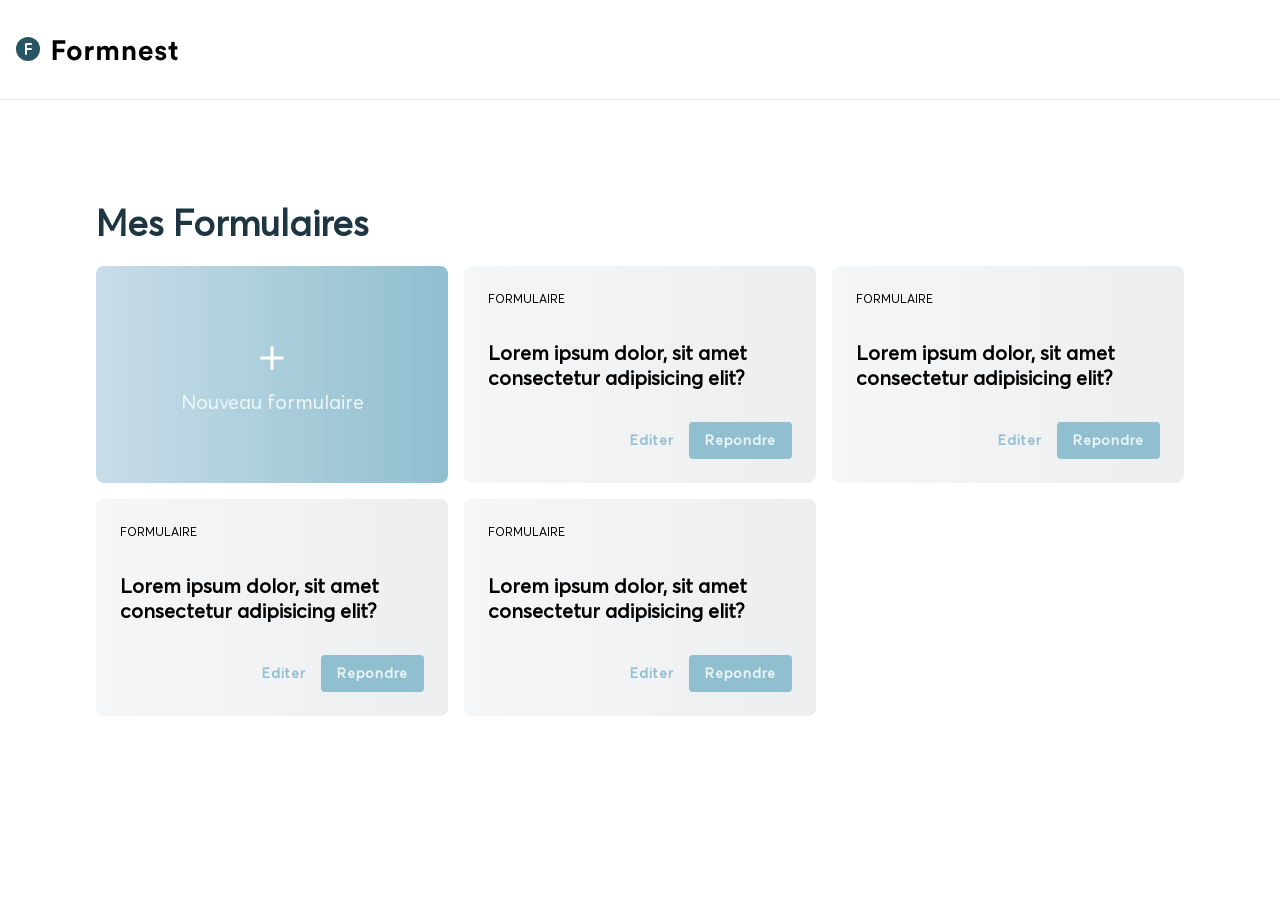
<file: index.html>
<!DOCTYPE html>
<html lang="en">
  <head>
    <meta charset="UTF-8" />
    <meta name="viewport" content="width=device-width, initial-scale=1.0" />
    <link rel="stylesheet" href="./assets/css/tailwind.css" />
    <link rel="stylesheet" href="./assets/css/global.css" />
    <title>Romainian Thing</title>
  </head>
  <body class="min-h-screen font-heading">
    <header class="w-full border-b border-grdGray">
      <nav class="max-w-screen-xl w-full mx-auto flex justify-between p-4 md:py-8">
        <!-- Logo -->
        <svg
          class="w-48 object-contain"
          width="163"
          height="35"
          fill="none"
          xmlns="http://www.w3.org/2000/svg"
        >
          <path
            d="M40.634 28h-3.892V8.148h12.544v3.668h-8.68v4.9h7.728v3.556h-7.7V28zm15.184-4.004c.691.69 1.522 1.036 2.492 1.036.971 0 1.792-.345 2.464-1.036.691-.69 1.036-1.652 1.036-2.884s-.345-2.193-1.036-2.884c-.672-.69-1.493-1.036-2.464-1.036-.97 0-1.801.345-2.492 1.036-.672.69-1.008 1.652-1.008 2.884s.336 2.193 1.008 2.884zm-2.688-8.12c1.382-1.381 3.108-2.072 5.18-2.072 2.072 0 3.79.69 5.152 2.072 1.382 1.381 2.072 3.127 2.072 5.236 0 2.11-.69 3.855-2.072 5.236-1.362 1.381-3.08 2.072-5.152 2.072s-3.798-.69-5.18-2.072c-1.362-1.381-2.044-3.127-2.044-5.236 0-2.11.682-3.855 2.044-5.236zm24.584-1.708v3.752a5.695 5.695 0 00-1.12-.112c-1.064 0-1.923.308-2.576.924-.653.597-.98 1.587-.98 2.968V28h-3.724V14.224h3.612v2.044c.672-1.437 1.979-2.156 3.92-2.156.205 0 .495.019.868.056zM84.897 28h-3.724V14.224h3.556v1.68c.355-.635.915-1.139 1.68-1.512a5.309 5.309 0 012.352-.56c1.998 0 3.36.765 4.089 2.296.989-1.53 2.445-2.296 4.368-2.296 1.4 0 2.575.439 3.527 1.316.971.877 1.456 2.184 1.456 3.92V28H98.59v-8.176c0-.784-.206-1.41-.617-1.876-.391-.485-.998-.728-1.82-.728-.765 0-1.38.261-1.848.784-.466.523-.7 1.167-.7 1.932V28H89.91v-8.176c0-.784-.205-1.41-.616-1.876-.41-.485-1.017-.728-1.82-.728-.784 0-1.409.261-1.876.784-.466.504-.7 1.148-.7 1.932V28zm25.641-7.924V28h-3.724V14.224h3.612v1.708a3.842 3.842 0 011.68-1.54 5.18 5.18 0 012.296-.532c1.624 0 2.856.513 3.696 1.54.859 1.008 1.288 2.315 1.288 3.92V28h-3.724v-8.036c0-.821-.214-1.484-.644-1.988-.41-.504-1.045-.756-1.904-.756-.784 0-1.409.27-1.876.812-.466.541-.7 1.223-.7 2.044zm16.184-.532h6.16c-.038-.765-.318-1.41-.84-1.932-.504-.523-1.251-.784-2.24-.784-.896 0-1.624.28-2.184.84-.56.56-.859 1.185-.896 1.876zm6.524 3.584l3.108.924c-.374 1.27-1.111 2.315-2.212 3.136-1.083.821-2.436 1.232-4.06 1.232-1.979 0-3.659-.663-5.04-1.988-1.382-1.344-2.072-3.136-2.072-5.376 0-2.128.672-3.864 2.016-5.208 1.344-1.363 2.93-2.044 4.76-2.044 2.128 0 3.789.635 4.984 1.904 1.213 1.27 1.82 3.015 1.82 5.236 0 .15-.01.317-.028.504v.448l-.028.196h-9.856a3.053 3.053 0 001.064 2.24c.672.597 1.474.896 2.408.896 1.586 0 2.632-.7 3.136-2.1zm5.9 1.036l3.192-.7c.038.597.271 1.101.7 1.512.448.392 1.055.588 1.82.588.579 0 1.027-.13 1.344-.392.318-.261.476-.588.476-.98 0-.69-.494-1.139-1.484-1.344l-1.82-.42c-1.288-.28-2.258-.784-2.912-1.512-.634-.728-.952-1.596-.952-2.604 0-1.25.486-2.315 1.456-3.192.99-.877 2.222-1.316 3.696-1.316.934 0 1.755.14 2.464.42.71.261 1.26.607 1.652 1.036.392.41.691.83.896 1.26.206.43.336.85.392 1.26l-3.108.7a2.273 2.273 0 00-.672-1.288c-.354-.373-.886-.56-1.596-.56-.485 0-.905.13-1.26.392-.336.261-.504.588-.504.98 0 .672.42 1.083 1.26 1.232l1.96.42c1.326.28 2.334.793 3.024 1.54.71.747 1.064 1.643 1.064 2.688 0 1.232-.466 2.296-1.4 3.192-.933.896-2.249 1.344-3.948 1.344-.97 0-1.838-.14-2.604-.42-.765-.299-1.362-.672-1.792-1.12a6.546 6.546 0 01-.952-1.372 4.945 4.945 0 01-.392-1.344zm19.515-14.056v4.116h2.772v3.304h-2.772v5.768c0 .579.13.99.392 1.232.261.243.672.364 1.232.364.504 0 .886-.037 1.148-.112v3.08c-.542.224-1.242.336-2.1.336-1.344 0-2.408-.373-3.192-1.12-.784-.765-1.176-1.81-1.176-3.136v-6.412h-2.492v-3.304h.7c.69 0 1.213-.196 1.568-.588.373-.41.56-.943.56-1.596v-1.932h3.36z"
            fill="#000"
          />
          <circle cx="12" cy="17" r="12" fill="#275563" />
          <path
            stroke="#FBFBFD"
            stroke-width="2"
            stroke-linecap="round"
            d="M10 22V12M15 12h-5M15 17h-5"
          />
        </svg>
      </nav>
    </header>

    <main class="max-w-screen-xl w-full mx-auto p-4 md:p-24">
      <h1 class="text-dGreen text-2xl md:text-4xl font-bold mb-4">
        Mes Formulaires
      </h1>
      <div class="grid grid-cols-1 md:grid-cols-2 lg:grid-cols-3 gap-4">
        <!-- Plus Box -->
        <div
          class="bg-gradient-to-r from-grlBlue to-grdBlue rounded-lg flex flex-col justify-center items-center px-6 py-16"
        >
          <div class="text-4xl text-pGray">
            <span class="icon-plus text-4xl text-white"></span>
          </div>
          <p class="text-pGray text-base md:text-xl">Nouveau formulaire</p>
        </div>
        <!-- Other Boxes -->
        <!-- Repeat -->
        <div
          class="bg-gradient-to-r from-grlGray to-grdGray rounded-lg flex flex-col justify-between items-center p-6"
        >
          <div class="w-full mb-8">
            <p class="text-xs uppercase w-full mb-8">Formulaire</p>
            <h3 class="text-base md:text-xl font-bold leading-tight">
              Lorem ipsum dolor, sit amet consectetur adipisicing elit?
            </h3>
          </div>
          <!-- Button -->
          <div class="w-full flex justify-end items-center">
            <button
              class="text-sm tracking-wider focus:outline-none focus:shadow-outline text-grdBlue font-bold mr-4"
            >
              Editer
            </button>
            <button
              class="text-sm tracking-wider focus:outline-none focus:shadow-outline text-pGray font-bold py-2 px-4 bg-grdBlue rounded"
            >
              Repondre
            </button>
          </div>
        </div>
        <!-- End -->
        <!-- Repeat -->
        <div
          class="bg-gradient-to-r from-grlGray to-grdGray rounded-lg flex flex-col justify-between items-center p-6"
        >
          <div class="w-full mb-8">
            <p class="text-xs uppercase w-full mb-8">Formulaire</p>
            <h3 class="text-base md:text-xl font-bold leading-tight">
              Lorem ipsum dolor, sit amet consectetur adipisicing elit?
            </h3>
          </div>
          <!-- Button -->
          <div class="w-full flex justify-end items-center">
            <button
              class="text-sm tracking-wider focus:outline-none focus:shadow-outline text-grdBlue font-bold mr-4"
            >
              Editer
            </button>
            <button
              class="text-sm tracking-wider focus:outline-none focus:shadow-outline text-pGray font-bold py-2 px-4 bg-grdBlue rounded"
            >
              Repondre
            </button>
          </div>
        </div>
        <!-- End -->
        <!-- Repeat -->
        <div
          class="bg-gradient-to-r from-grlGray to-grdGray rounded-lg flex flex-col justify-between items-center p-6"
        >
          <div class="w-full mb-8">
            <p class="text-xs uppercase w-full mb-8">Formulaire</p>
            <h3 class="text-base md:text-xl font-bold leading-tight">
              Lorem ipsum dolor, sit amet consectetur adipisicing elit?
            </h3>
          </div>
          <!-- Button -->
          <div class="w-full flex justify-end items-center">
            <button
              class="text-sm tracking-wider focus:outline-none focus:shadow-outline text-grdBlue font-bold mr-4"
            >
              Editer
            </button>
            <button
              class="text-sm tracking-wider focus:outline-none focus:shadow-outline text-pGray font-bold py-2 px-4 bg-grdBlue rounded"
            >
              Repondre
            </button>
          </div>
        </div>
        <!-- End -->
        <!-- Repeat -->
        <div
          class="bg-gradient-to-r from-grlGray to-grdGray rounded-lg flex flex-col justify-between items-center p-6"
        >
          <div class="w-full mb-8">
            <p class="text-xs uppercase w-full mb-8">Formulaire</p>
            <h3 class="text-base md:text-xl font-bold leading-tight">
              Lorem ipsum dolor, sit amet consectetur adipisicing elit?
            </h3>
          </div>
          <!-- Button -->
          <div class="w-full flex justify-end items-center">
            <button
              class="text-sm tracking-wider focus:outline-none focus:shadow-outline text-grdBlue font-bold mr-4"
            >
              Editer
            </button>
            <button
              class="text-sm tracking-wider focus:outline-none focus:shadow-outline text-pGray font-bold py-2 px-4 bg-grdBlue rounded"
            >
              Repondre
            </button>
          </div>
        </div>
        <!-- End -->
      </div>
    </main>
  </body>
</html>
</file>
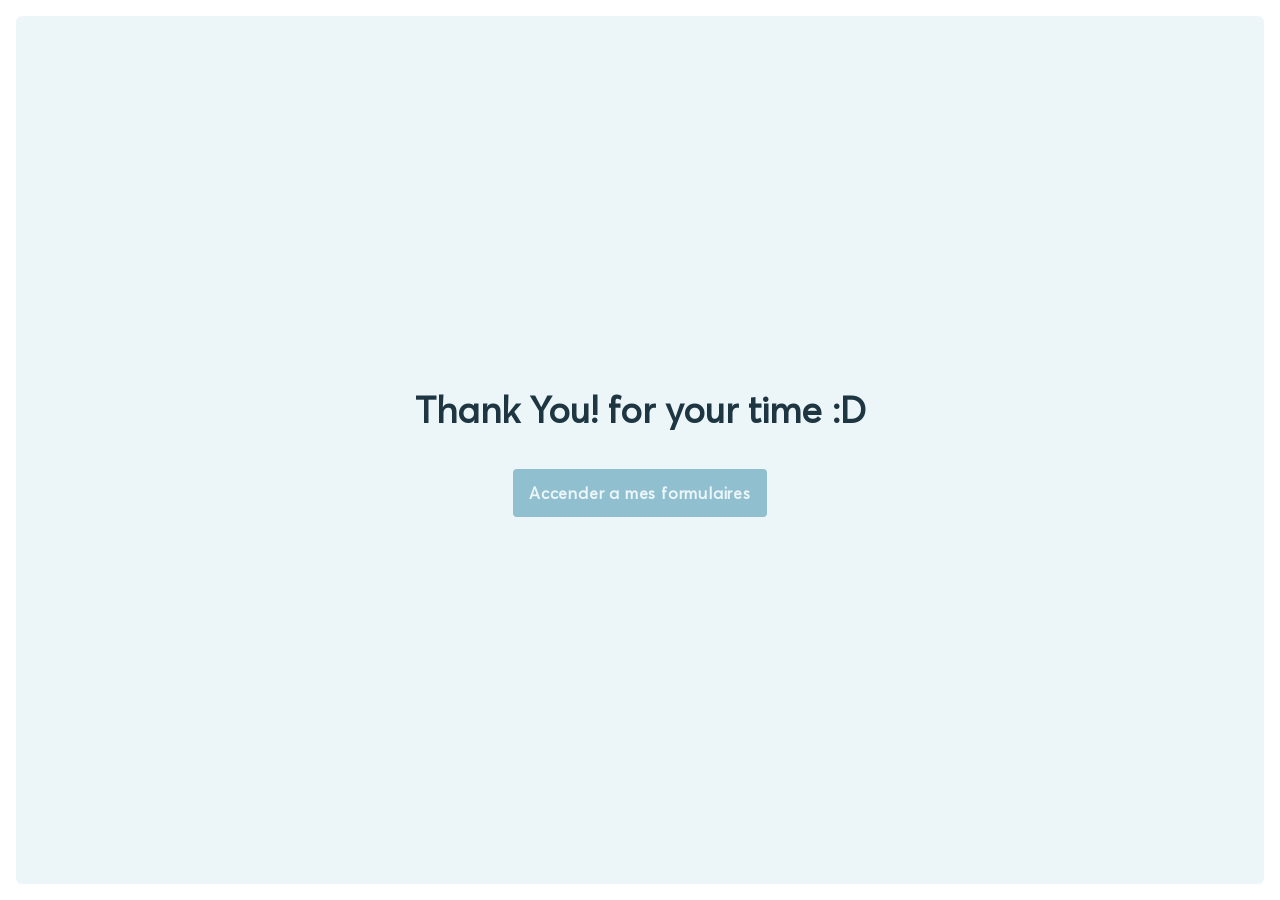
<file: end.html>
<!DOCTYPE html>
<html lang="en">
  <head>
    <meta charset="UTF-8" />
    <meta name="viewport" content="width=device-width, initial-scale=1.0" />
    <link rel="stylesheet" href="./assets/css/tailwind.css" />
    <link rel="stylesheet" href="./assets/css/global.css" />
    <title>Romainian Thing</title>
  </head>
  <body class="min-h-screen font-heading flex flex-col">
    <main class="max-w-screen-xl w-full flex-1 mx-auto p-4 flex flex-col">
      <div
        class="w-full h-full flex-1 p-4 md:p-8 lg:p-12 bg-pGray rounded-md flex flex-col justify-center items-center"
      >
        <h1 class="text-2xl md:text-4xl font-bold text-dGreen mb-8">
          Thank You! for your time :D
        </h1>
        <button
          class="tracking-wider flex items-center focus:outline-none focus:shadow-outline text-pGray font-bold py-3 px-4 bg-grdBlue rounded"
        >
          Accender a mes formulaires
        </button>
      </div>
    </main>
  </body>
</html>
</file>
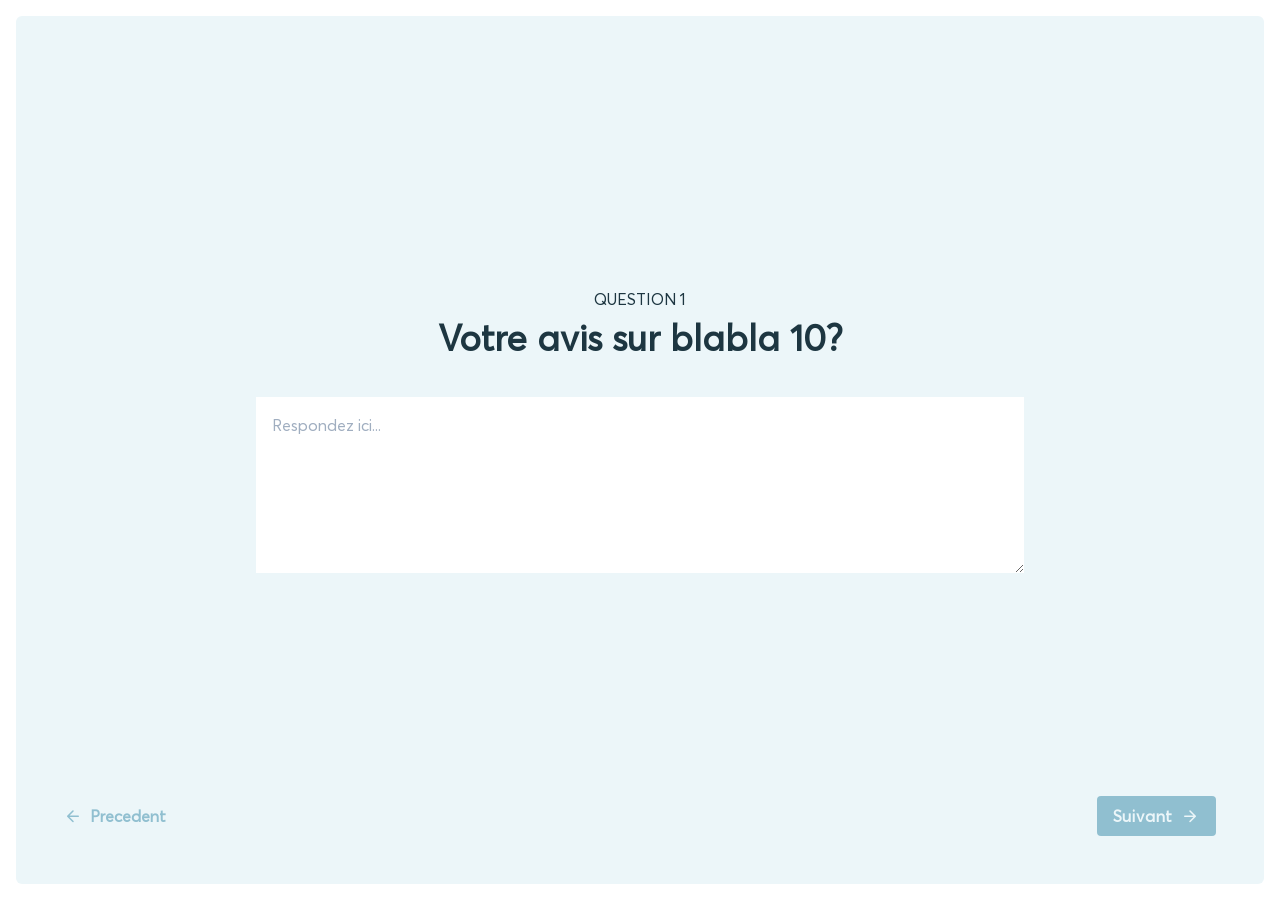
<file: question1.html>
<!DOCTYPE html>
<html lang="en">
  <head>
    <meta charset="UTF-8" />
    <meta name="viewport" content="width=device-width, initial-scale=1.0" />
    <link rel="stylesheet" href="./assets/css/tailwind.css" />
    <link rel="stylesheet" href="./assets/css/global.css" />
    <title>Romainian Thing</title>
  </head>
  <body class="min-h-screen font-heading flex flex-col">
    <main class="max-w-screen-xl w-full flex-1 mx-auto p-4 flex flex-col">
      <div
        class="w-full h-full flex-1 p-4 md:p-8 lg:p-12 bg-pGray rounded-md flex flex-col justify-center"
      >
        <!-- Question -->
        <div
          class="flex-1 flex flex-col justify-center items-center p-4 md:p-16 text-center"
        >
          <h6 class="uppercase text-dGreen">Question 1</h6>
          <h1 class="text-2xl md:text-4xl font-bold text-dGreen mb-8">
            Votre avis sur blabla 10?
          </h1>
          <textarea
            name=""
            id=""
            cols="30"
            rows="6"
            class="max-w-3xl w-full bg-white p-4 text-dGreen focus:outline-none focus:shadow-outline"
            placeholder="Respondez ici..."
          ></textarea>
        </div>

        <!-- Buttona -->
        <div class="w-full flex justify-between">
          <button
            class="text-grdBlue font-bold flex items-center focus:outline-none focus:shadow-outline pr-2 rounded-full"
          >
            <span class="icon-arrow-left text-lg mr-2"></span>
            Precedent
          </button>
          <button
            class="tracking-wider flex items-center focus:outline-none focus:shadow-outline text-pGray font-bold py-2 px-4 bg-grdBlue rounded"
          >
            Suivant
            <span class="icon-arrow-right text-lg ml-2"></span>
          </button>
        </div>
      </div>
    </main>
  </body>
</html>
</file>
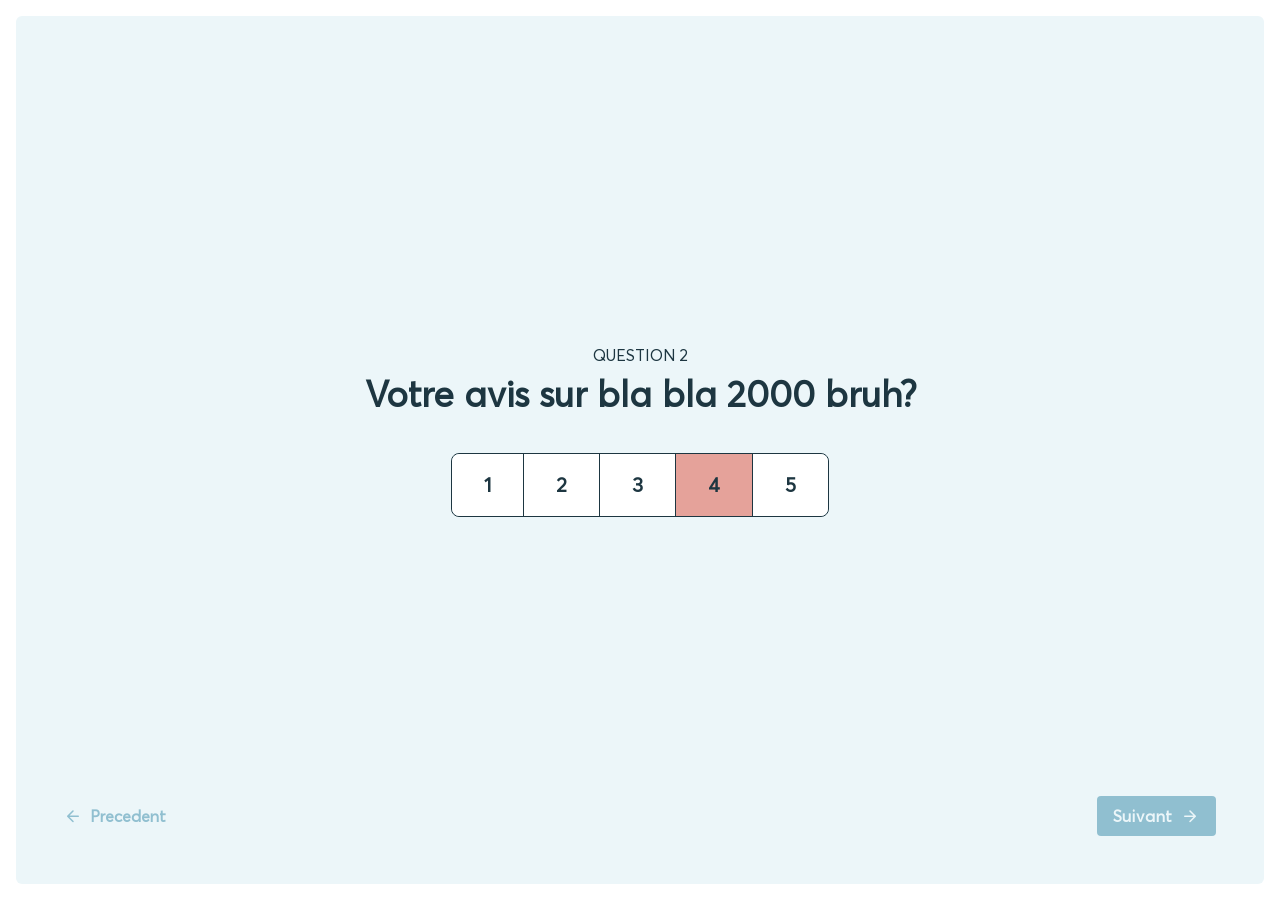
<file: question2.html>
<!DOCTYPE html>
<html lang="en">
  <head>
    <meta charset="UTF-8" />
    <meta name="viewport" content="width=device-width, initial-scale=1.0" />
    <link rel="stylesheet" href="./assets/css/tailwind.css" />
    <link rel="stylesheet" href="./assets/css/global.css" />
    <title>Romainian Thing</title>
  </head>
  <body class="min-h-screen font-heading flex flex-col">
    <main class="max-w-screen-xl w-full flex-1 mx-auto p-4 flex flex-col">
      <div
        class="w-full h-full flex-1 p-4 md:p-8 lg:p-12 bg-pGray rounded-md flex flex-col justify-center"
      >
        <!-- Question -->
        <div
          class="flex-1 flex flex-col justify-center items-center p-4 md:p-16 text-center"
        >
          <h6 class="uppercase text-dGreen">Question 2</h6>
          <h1 class="text-2xl md:text-4xl font-bold text-dGreen mb-8">
            Votre avis sur bla bla 2000 bruh?
          </h1>
          <div
            class="flex rounded-lg font-heading font-normal border border-dGreen text-dGreen"
          >
            <button
              class="font-bold text-base md:text-xl py-2 px-4 md:py-4 md:px-8 bg-white focus:outline-none focus:shadow-outline rounded-l-lg border-r border-dGreen"
            >
              1
            </button>
            <button
              class="font-bold text-base md:text-xl py-2 px-4 md:py-4 md:px-8 bg-white focus:outline-none focus:shadow-outline border-r border-dGreen"
            >
              2
            </button>
            <button
              class="font-bold text-base md:text-xl py-2 px-4 md:py-4 md:px-8 bg-white focus:outline-none focus:shadow-outline border-r border-dGreen"
            >
              3
            </button>
            <button
              class="font-bold text-base md:text-xl py-2 px-4 md:py-4 md:px-8 bg-sRed focus:outline-none focus:shadow-outline border-r border-dGreen"
            >
              4
            </button>
            <button
              class="font-bold text-base md:text-xl py-2 px-4 md:py-4 md:px-8 bg-white focus:outline-none focus:shadow-outline rounded-r-lg"
            >
              5
            </button>
          </div>
        </div>

        <!-- Buttona -->
        <div class="w-full flex justify-between">
          <button
            class="text-grdBlue font-bold flex items-center focus:outline-none focus:shadow-outline pr-2 rounded-full"
          >
            <span class="icon-arrow-left text-lg mr-2"></span>
            Precedent
          </button>
          <button
            class="tracking-wider flex items-center focus:outline-none focus:shadow-outline text-pGray font-bold py-2 px-4 bg-grdBlue rounded"
          >
            Suivant
            <span class="icon-arrow-right text-lg ml-2"></span>
          </button>
        </div>
      </div>
    </main>
  </body>
</html>
</file>
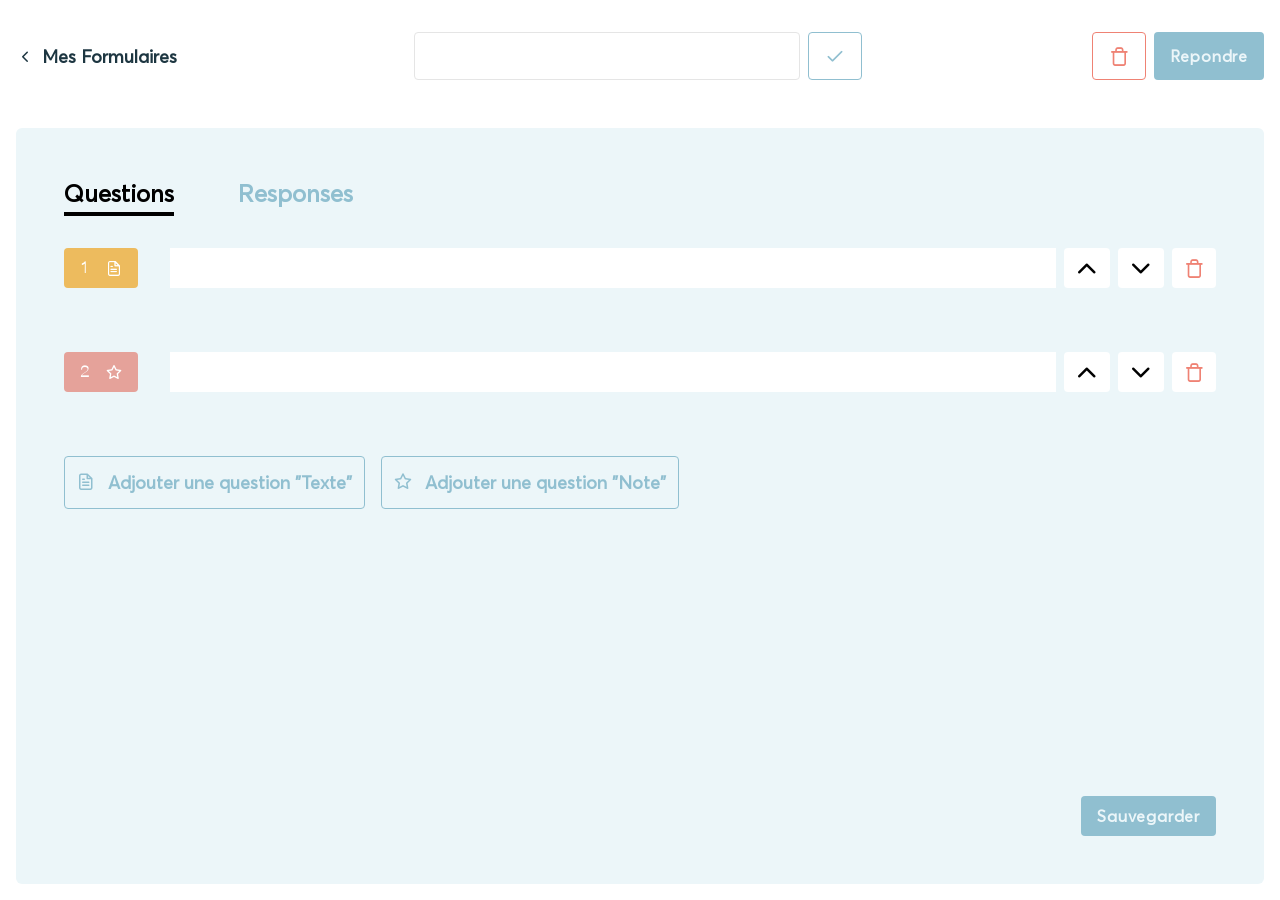
<file: questions.html>
<!DOCTYPE html>
<html lang="en">
  <head>
    <meta charset="UTF-8" />
    <meta name="viewport" content="width=device-width, initial-scale=1.0" />
    <link rel="stylesheet" href="./assets/css/tailwind.css" />
    <link rel="stylesheet" href="./assets/css/global.css" />
    <title>Romainian Thing</title>
  </head>
  <body class="min-h-screen font-heading flex flex-col">
    <header class="w-full">
      <nav class="max-w-screen-xl w-full mx-auto flex flex-col lg:flex-row justify-between p-4 md:py-8">
        <!-- Button -->
        <button class="text-sm md:text-lg text-dGreen flex items-center focus:outline-none focus:shadow-outline rounded-full pr-2 mb-4 lg:mb-0">
          <span class="icon-chevron-left mr-2"></span>
          <span class="font-bold">Mes Formulaires</span>
        </button>
        <!-- Input & Check  -->
        <div class="lg:max-w-md w-full flex md:mx-4 mb-4 lg:mb-0">
            <input class="border border-dGray rounded bg-white text-base md:text-xl font-bold focus:outline-none focus:shadow-outline p-2 md:px-4 flex-1 mr-2" type="text">
            <button class="flex justify-center items-center rounded border border-grdBlue px-4 focus:outline-none focus:shadow-outline">
                <span class="icon-check text-xl text-grdBlue"></span>
            </button>
        </div>
        <!-- Trash & Button -->
        <div class="flex mb-4 lg:mb-0">
            <button class="flex justify-center items-center rounded border border-pRed px-4 focus:outline-none focus:shadow-outline mr-2">
                <span class="icon-trash text-xl text-pRed"></span>
            </button>
            <button
              class="tracking-wider focus:outline-none focus:shadow-outline text-pGray font-bold py-2 px-4 bg-grdBlue rounded"
            >
              Repondre
            </button>
        </div>
      </nav>
    </header>

    <main class="max-w-screen-xl w-full flex-1 mx-auto p-4 flex flex-col">
        <div class="w-full h-full flex-1 p-4 md:p-8 lg:p-12 bg-pGray rounded-md flex flex-col justify-between">
            <!-- Upper part -->
            <div class="w-full mb-16">
                <!-- Tab Options, copy classes to give styling -->
                <div class="w-full flex mb-8">
                    <button class="text-lg md:text-2xl font-bold border-b-4 focus:outline-none focus:shadow-outline border-black mr-4 md:mr-16">Questions</button>
                    <button class="text-lg md:text-2xl font-bold border-b-4 focus:outline-none focus:shadow-outline border-transparent text-grdBlue">Responses</button>
                </div>
                <!-- Question Input -->
                <div class="w-full flex flex-col md:flex-row font-primary mb-8 md:mb-16">
                    <div class="w-full flex mb-4 md:mb-0 md:mr-2">
                        <!-- Number -->
                        <div class="py-2 px-4 bg-pYellow text-white font-black flex items-center rounded mr-8">
                            <span>1 -</span>
                            <span class="icon-file-text ml-2"></span>
                        </div>
                        <!-- Input -->
                        <input class="bg-white flex-1 p-2 focus:outline-none focus:shadow-outline font-black tracking-widest" type="text">
                    </div>
                    <!-- Arrows & Delete-->
                    <div class="flex">
                        <button class="bg-white rounded py-1 px-2 focus:outline-none focus:shadow-outline flex items-center">
                            <span class="icon-chevron-up text-black text-3xl"></span>
                        </button>
                        <button class="bg-white rounded py-1 px-2 focus:outline-none focus:shadow-outline flex items-center mx-2">
                            <span class="icon-chevron-down text-black text-3xl"></span>
                        </button>
                        <button class="bg-white rounded py-1 px-3 focus:outline-none focus:shadow-outline flex items-center">
                            <span class="icon-trash text-pRed text-xl"></span>
                        </button>
                    </div>
                </div>
                <!-- Response Input -->
                <div class="w-full flex flex-col md:flex-row font-primary mb-8 md:mb-16">
                    <div class="w-full flex mb-4 md:mb-0 md:mr-2">
                        <!-- Number -->
                        <div class="py-2 px-4 bg-sRed text-white font-black flex items-center rounded mr-8">
                            <span>2 -</span>
                            <span class="icon-star ml-2"></span>
                        </div>
                        <!-- Input -->
                        <input class="bg-white flex-1 p-2 focus:outline-none focus:shadow-outline font-black tracking-widest" type="text">
                    </div>
                    <!-- Arrows & Delete-->
                    <div class="flex">
                        <button class="bg-white rounded py-1 px-2 focus:outline-none focus:shadow-outline flex items-center">
                            <span class="icon-chevron-up text-black text-3xl"></span>
                        </button>
                        <button class="bg-white rounded py-1 px-2 focus:outline-none focus:shadow-outline flex items-center mx-2">
                            <span class="icon-chevron-down text-black text-3xl"></span>
                        </button>
                        <button class="bg-white rounded py-1 px-3 focus:outline-none focus:shadow-outline flex items-center">
                            <span class="icon-trash text-pRed text-xl"></span>
                        </button>
                    </div>
                </div>
                <!-- 2 Buttons-->
                <div class="flex flex-col md:flex-row">
                    <button class="p-3 text-sm md:text-lg border border-grdBlue text-grdBlue rounded font-bold mb-2 md:mb-0 md:mr-4 focus:outline-none focus:shadow-outline">
                        <span class="icon-file-text mr-2"></span>
                        <span>Adjouter une question "Texte"</span>
                    </button>
                    <button class="p-3 text-sm md:text-lg border border-grdBlue text-grdBlue rounded font-bold focus:outline-none focus:shadow-outline">
                        <span class="icon-star mr-2"></span>
                        <span>Adjouter une question "Note"</span>
                    </button>
                </div>
            </div>
            <!-- Submit thing -->
            <div class="w-full flex justify-end">
                <button
                class="tracking-wider focus:outline-none focus:shadow-outline text-pGray font-bold py-2 px-4 bg-grdBlue rounded"
                >
                    Sauvegarder
                </button>
            </div>
        </div>
    </main>
  </body>
</html>
</file>
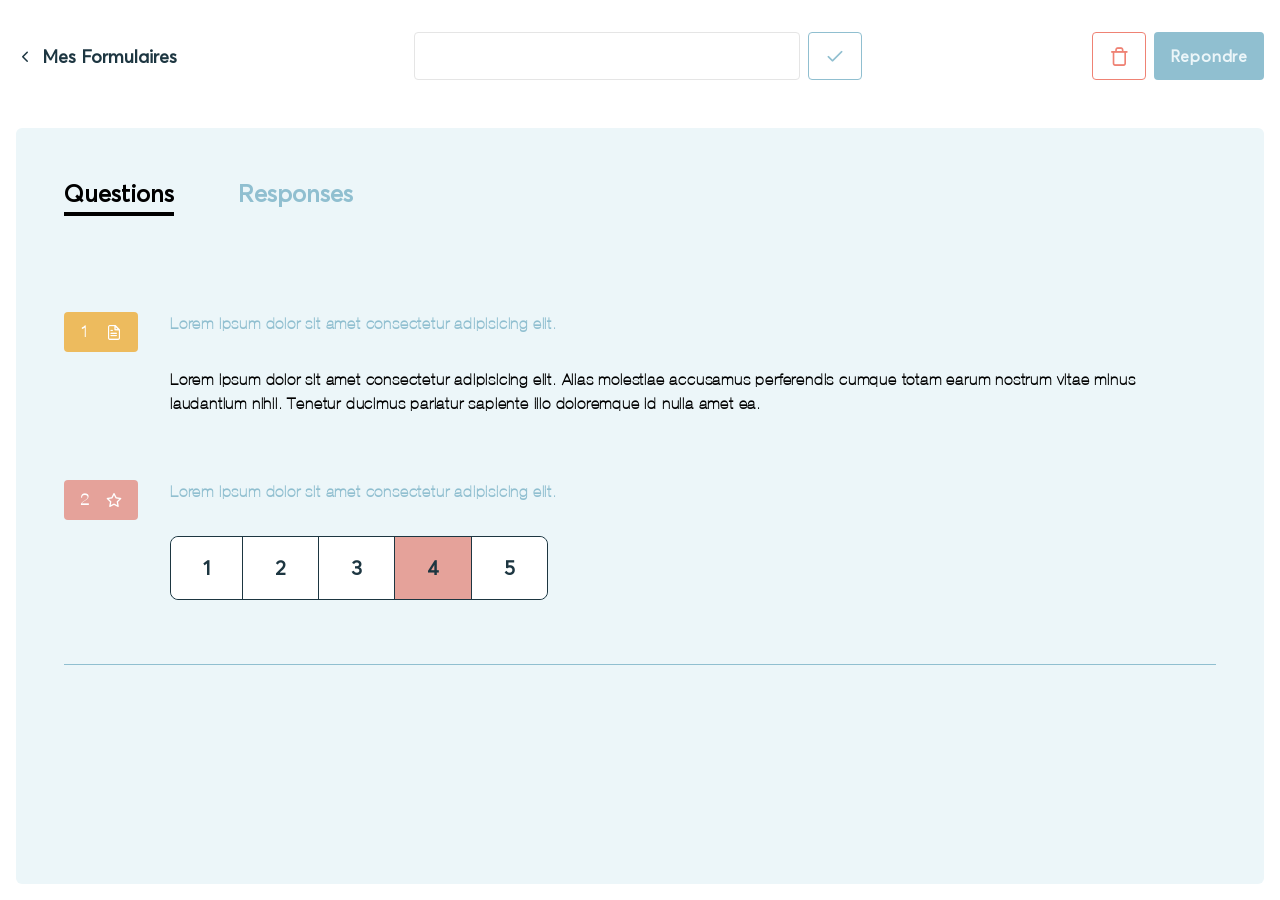
<file: responses.html>
<!DOCTYPE html>
<html lang="en">
  <head>
    <meta charset="UTF-8" />
    <meta name="viewport" content="width=device-width, initial-scale=1.0" />
    <link rel="stylesheet" href="./assets/css/tailwind.css" />
    <link rel="stylesheet" href="./assets/css/global.css" />
    <title>Romainian Thing</title>
  </head>
  <body class="min-h-screen font-heading flex flex-col">
    <header class="w-full">
      <nav
        class="max-w-screen-xl w-full mx-auto flex flex-col lg:flex-row justify-between p-4 md:py-8"
      >
        <!-- Button -->
        <button
          class="text-sm md:text-lg text-dGreen flex items-center focus:outline-none focus:shadow-outline rounded-full pr-2 mb-4 lg:mb-0"
        >
          <span class="icon-chevron-left mr-2"></span>
          <span class="font-bold">Mes Formulaires</span>
        </button>
        <!-- Input & Check  -->
        <div class="lg:max-w-md w-full flex md:mx-4 mb-4 lg:mb-0">
          <input
            class="border border-dGray rounded bg-white text-base md:text-xl font-bold focus:outline-none focus:shadow-outline p-2 md:px-4 flex-1 mr-2"
            type="text"
          />
          <button
            class="flex justify-center items-center rounded border border-grdBlue px-4 focus:outline-none focus:shadow-outline"
          >
            <span class="icon-check text-xl text-grdBlue"></span>
          </button>
        </div>
        <!-- Trash & Button -->
        <div class="flex mb-4 lg:mb-0">
          <button
            class="flex justify-center items-center rounded border border-pRed px-4 focus:outline-none focus:shadow-outline mr-2"
          >
            <span class="icon-trash text-xl text-pRed"></span>
          </button>
          <button
            class="tracking-wider focus:outline-none focus:shadow-outline text-pGray font-bold py-2 px-4 bg-grdBlue rounded"
          >
            Repondre
          </button>
        </div>
      </nav>
    </header>

    <main class="max-w-screen-xl w-full flex-1 mx-auto p-4 flex flex-col">
      <div
        class="w-full h-full flex-1 p-4 md:p-8 lg:p-12 bg-pGray rounded-md flex flex-col justify-between"
      >
        <!-- Upper part -->
        <div class="w-full mb-16">
          <!-- Tab Options, copy classes to give styling -->
          <div class="w-full flex mb-8">
            <button
              class="text-lg md:text-2xl font-bold border-b-4 focus:outline-none focus:shadow-outline border-black mr-4 md:mr-16"
            >
              Questions
            </button>
            <button
              class="text-lg md:text-2xl font-bold border-b-4 focus:outline-none focus:shadow-outline border-transparent text-grdBlue"
            >
              Responses
            </button>
          </div>
          <!-- Repeat -->
          <div class="w-full border-b border-grdBlue pt-16">
              <!-- Question Input -->
              <div
                class="w-full flex flex-col md:flex-row font-primary mb-8 md:mb-16"
              >
                <div class="w-full flex flex-col md:flex-row mb-4 md:mb-0 md:mr-2">
                  <div class="flex flex-row md:flex-col mb-4 md:mb-0">
                    <!-- Number -->
                    <div
                      class="py-2 px-4 bg-pYellow text-white font-black flex items-center rounded mr-8 flex-shrink"
                    >
                      <span>1 -</span>
                      <span class="icon-file-text ml-2"></span>
                    </div>
                  </div>
                  <!-- Text -->
                  <div class="flex-1">
                    <p class="font-bold text-grdBlue tracking-wider mb-8">
                      Lorem ipsum dolor sit amet consectetur adipisicing elit.
                    </p>
                    <p class="font-bold tracking-wider">
                      Lorem ipsum dolor sit amet consectetur adipisicing elit. Alias
                      molestiae accusamus perferendis cumque totam earum nostrum
                      vitae minus laudantium nihil. Tenetur ducimus pariatur
                      sapiente illo doloremque id nulla amet ea.
                    </p>
                  </div>
                </div>
              </div>
              <!-- Response Input -->
              <div
                class="w-full flex flex-col md:flex-row font-primary mb-8 md:mb-16"
              >
                <div class="w-full flex flex-col md:flex-row mb-4 md:mb-0 md:mr-2">
                  <div class="flex flex-row md:flex-col mb-4 md:mb-0">
                    <!-- Number -->
                    <div
                      class="py-2 px-4 bg-sRed text-white font-black flex items-center rounded mr-8 flex-shrink"
                    >
                      <span>2 -</span>
                      <span class="icon-star ml-2"></span>
                    </div>
                  </div>
                  <!-- Text & 1-5 -->
                  <div class="flex-1">
                    <p class="font-bold text-grdBlue tracking-wider mb-8">
                      Lorem ipsum dolor sit amet consectetur adipisicing elit.
                    </p>
                    <div class="w-full flex">
                      <div
                        class="flex rounded-lg font-heading font-normal border border-dGreen text-dGreen"
                      >
                        <button
                          class="font-bold text-base md:text-xl py-2 px-4 md:py-4 md:px-8 bg-white focus:outline-none focus:shadow-outline rounded-l-lg border-r border-dGreen"
                        >
                          1
                        </button>
                        <button
                          class="font-bold text-base md:text-xl py-2 px-4 md:py-4 md:px-8 bg-white focus:outline-none focus:shadow-outline border-r border-dGreen"
                        >
                          2
                        </button>
                        <button
                          class="font-bold text-base md:text-xl py-2 px-4 md:py-4 md:px-8 bg-white focus:outline-none focus:shadow-outline border-r border-dGreen"
                        >
                          3
                        </button>
                        <button
                          class="font-bold text-base md:text-xl py-2 px-4 md:py-4 md:px-8 bg-sRed focus:outline-none focus:shadow-outline border-r border-dGreen"
                        >
                          4
                        </button>
                        <button
                          class="font-bold text-base md:text-xl py-2 px-4 md:py-4 md:px-8 bg-white focus:outline-none focus:shadow-outline rounded-r-lg"
                        >
                          5
                        </button>
                      </div>
                    </div>
                  </div>
                </div>
              </div>
          </div>
          <!-- End -->
        </div>
      </div>
    </main>
  </body>
</html>
</file>
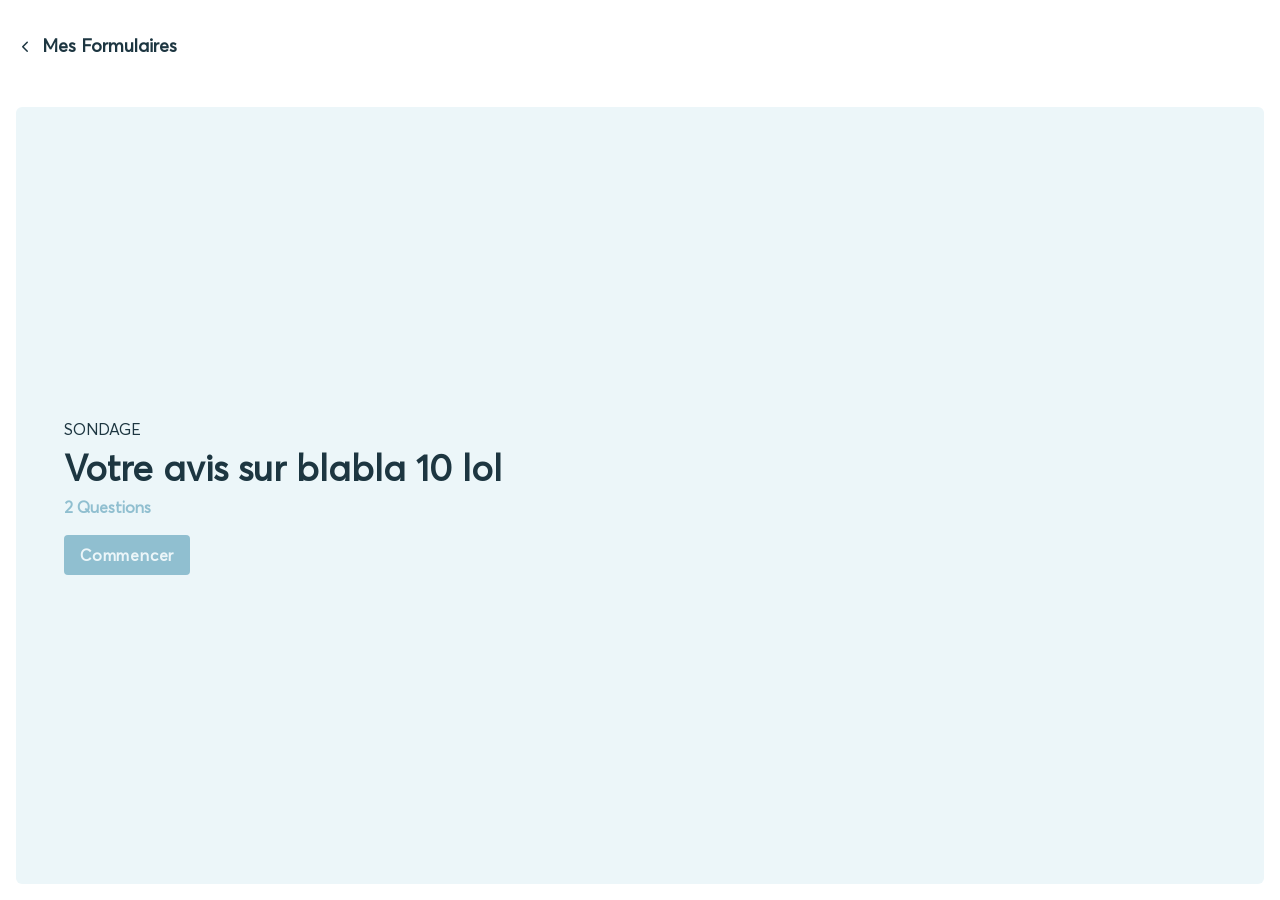
<file: testStart.html>
<!DOCTYPE html>
<html lang="en">
  <head>
    <meta charset="UTF-8" />
    <meta name="viewport" content="width=device-width, initial-scale=1.0" />
    <link rel="stylesheet" href="./assets/css/tailwind.css" />
    <link rel="stylesheet" href="./assets/css/global.css" />
    <title>Romainian Thing</title>
  </head>
  <body class="min-h-screen font-heading flex flex-col">
    <header class="w-full">
      <nav
        class="max-w-screen-xl w-full mx-auto flex flex-col lg:flex-row justify-between p-4 md:py-8"
      >
        <!-- Button -->
        <button
          class="text-sm md:text-lg text-dGreen flex items-center focus:outline-none focus:shadow-outline rounded-full pr-2 mb-4 lg:mb-0"
        >
          <span class="icon-chevron-left mr-2"></span>
          <span class="font-bold">Mes Formulaires</span>
        </button>
      </nav>
    </header>

    <main class="max-w-screen-xl w-full flex-1 mx-auto p-4 flex flex-col">
      <div
        class="w-full h-full flex-1 p-4 md:p-8 lg:p-12 bg-pGray rounded-md flex flex-col justify-center"
      >
        <h6 class="uppercase text-dGreen">Sondage</h6>
        <h1 class="text-2xl md:text-4xl font-bold text-dGreen">
          Votre avis sur blabla 10 lol
        </h1>
        <p class="font-bold text-grdBlue mb-4">2 Questions</p>
        <div class="w-full flex">
          <button
            class="tracking-wider focus:outline-none focus:shadow-outline text-pGray font-bold py-2 px-4 bg-grdBlue rounded"
          >
            Commencer
          </button>
        </div>
      </div>
    </main>
  </body>
</html>
</file>
<file: assets/css/global.css>
@font-face {
  font-family: 'formnest';
  src: url("../fonts/formnest.eot?qho12k");
  src: url("../fonts/formnest.eot?qho12k#iefix") format("embedded-opentype"), url("../fonts/formnest.ttf?qho12k") format("truetype"), url("../fonts/formnest.woff?qho12k") format("woff"), url("../fonts/formnest.svg?qho12k#formnest") format("svg");
  font-weight: normal;
  font-style: normal;
  font-display: block;
}

[class^="icon-"], [class*=" icon-"] {
  /* use !important to prevent issues with browser extensions that change fonts */
  font-family: 'formnest' !important;
  font-style: normal;
  font-weight: normal;
  font-variant: normal;
  text-transform: none;
  line-height: 1;
  /* Better Font Rendering =========== */
  -webkit-font-smoothing: antialiased;
  -moz-osx-font-smoothing: grayscale;
}

@font-face {
  font-family: 'Averta';
  src: url("../fonts/AvertaStdPE-Regular.eot");
  src: url("../fonts/AvertaStdPE-Regular.eot") format("embedded-opentype"), url("../fonts/AvertaStdPE-Regular.ttf") format("truetype"), url("../fonts/AvertaStdPE-Regular.woff") format("woff"), url("../fonts/AvertaStdPE-Regular.svg") format("svg"), url("../fonts/AvertaStdPE-Regular.woff2") format("woff2"), url("../fonts/AvertaStdPE-Bold.eot") format("embedded-opentype"), url("../fonts/AvertaStdPE-Bold.ttf") format("truetype"), url("../fonts/AvertaStdPE-Bold.woff") format("woff"), url("../fonts/AvertaStdPE-Bold.svg") format("svg"), url("../fonts/AvertaStdPE-Bold.woff2") format("woff2");
  font-style: normal;
  font-display: block;
}

@font-face {
  font-family: 'HelveticaNeue';
  src: url("../fonts/HelveticaNeue.ttf");
  src: url("../fonts/HelveticaNeue.ttf") format("truetype"), url("../fonts/HelveticaNeueBd.ttf") format("truetype"), url("../fonts/HelveticaNeueBlackCond.ttf") format("truetype"), url("../fonts/HelveticaNeueBold.ttf") format("truetype"), url("../fonts/HelveticaNeueCondensedObl.ttf") format("truetype"), url("../fonts/HelveticaNeueHv.ttf") format("truetype"), url("../fonts/HelveticaNeueIt.ttf") format("truetype"), url("../fonts/HelveticaNeueItalic.ttf") format("truetype"), url("../fonts/HelveticaNeueLight.ttf") format("truetype"), url("../fonts/HelveticaNeueLt.ttf") format("truetype"), url("../fonts/HelveticaNeueMed.ttf") format("truetype"), url("../fonts/HelveticaNeueMedium.ttf") format("truetype"), url("../fonts/HelveticaNeueThin.ttf") format("truetype");
  font-style: normal;
  font-display: block;
}

.icon-plus:before {
  content: "\e9bc";
}

.icon-check:before {
  content: "\e92b";
}

.icon-chevron-left:before {
  content: "\e92f";
}

.icon-trash:before {
  content: "\e9f0";
}

.icon-star:before {
  content: "\e9e1";
}

.icon-file-text:before {
  content: "\e968";
}

.icon-chevron-up:before {
  content: "\e931";
}

.icon-chevron-down:before {
  content: "\e92e";
}

.icon-arrow-left:before {
  content: "\e910";
}

.icon-arrow-right:before {
  content: "\e912";
}
/*# sourceMappingURL=global.css.map */
</file>
